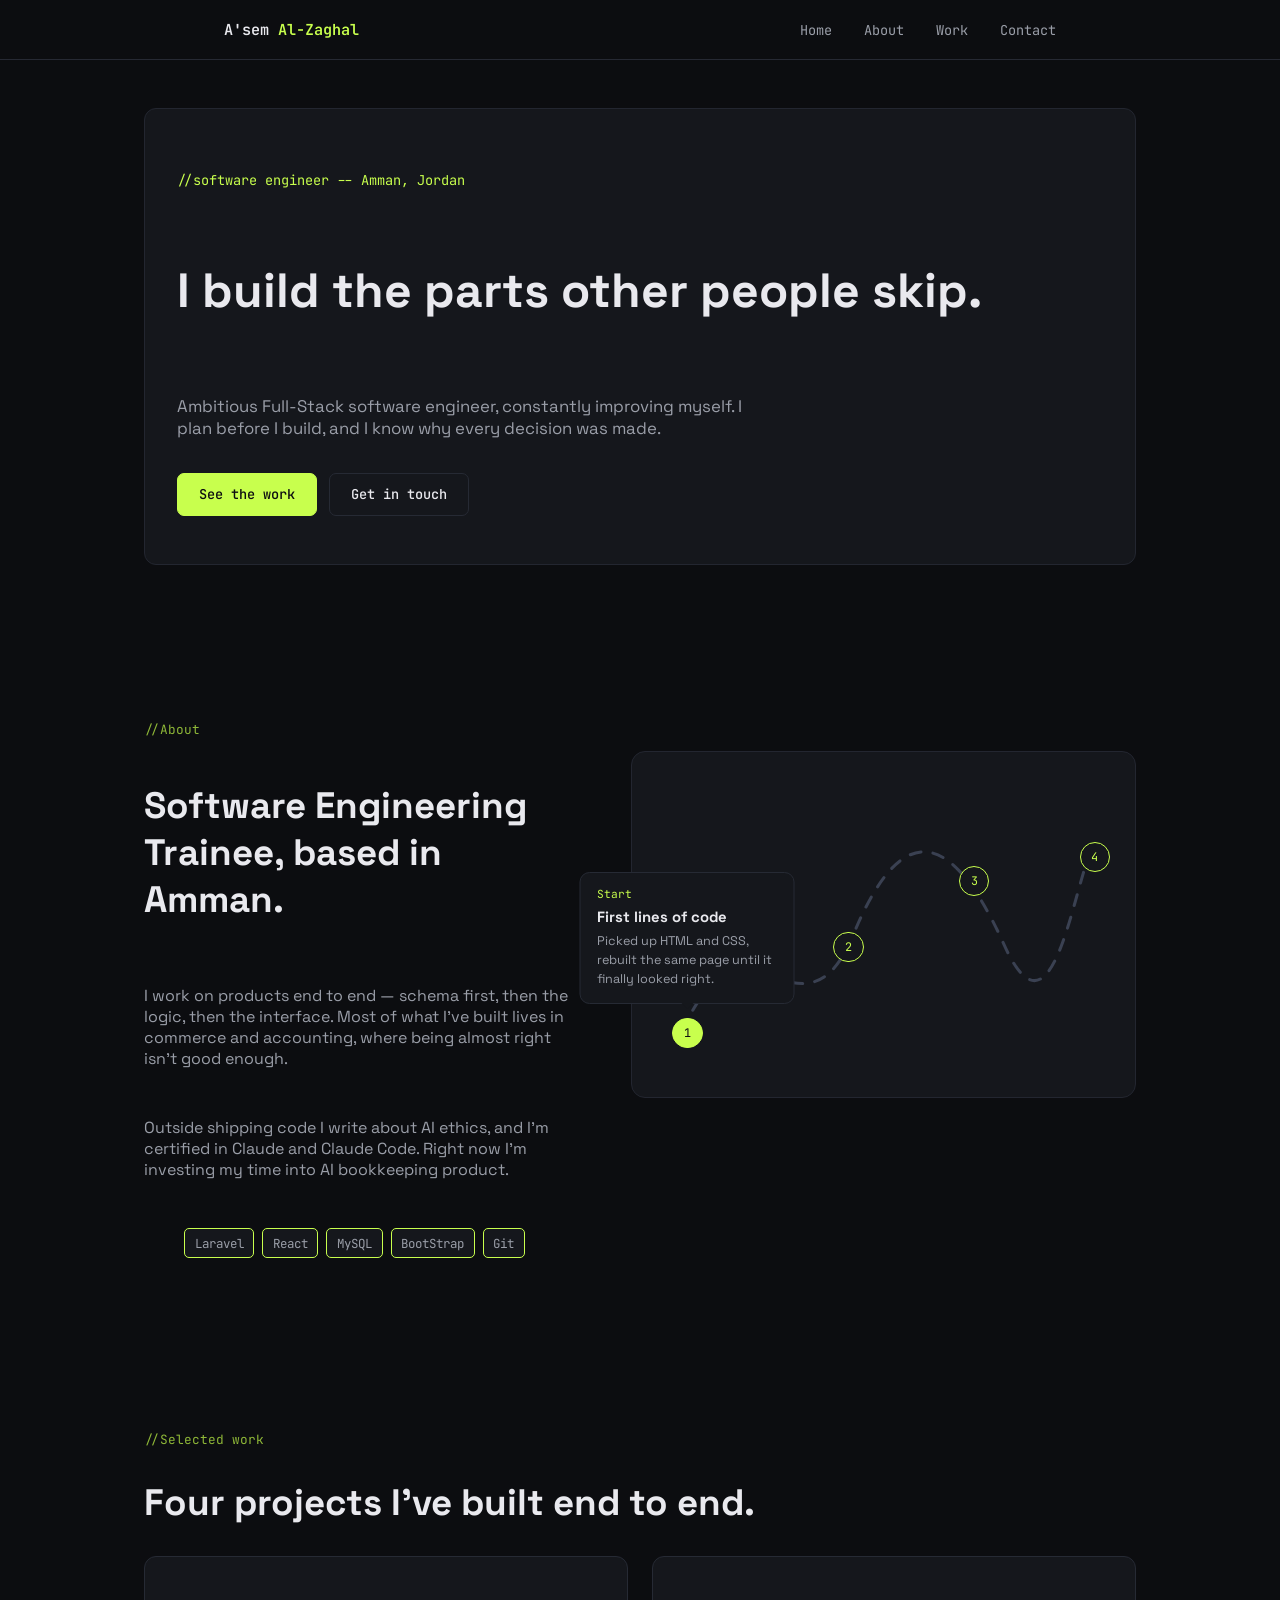
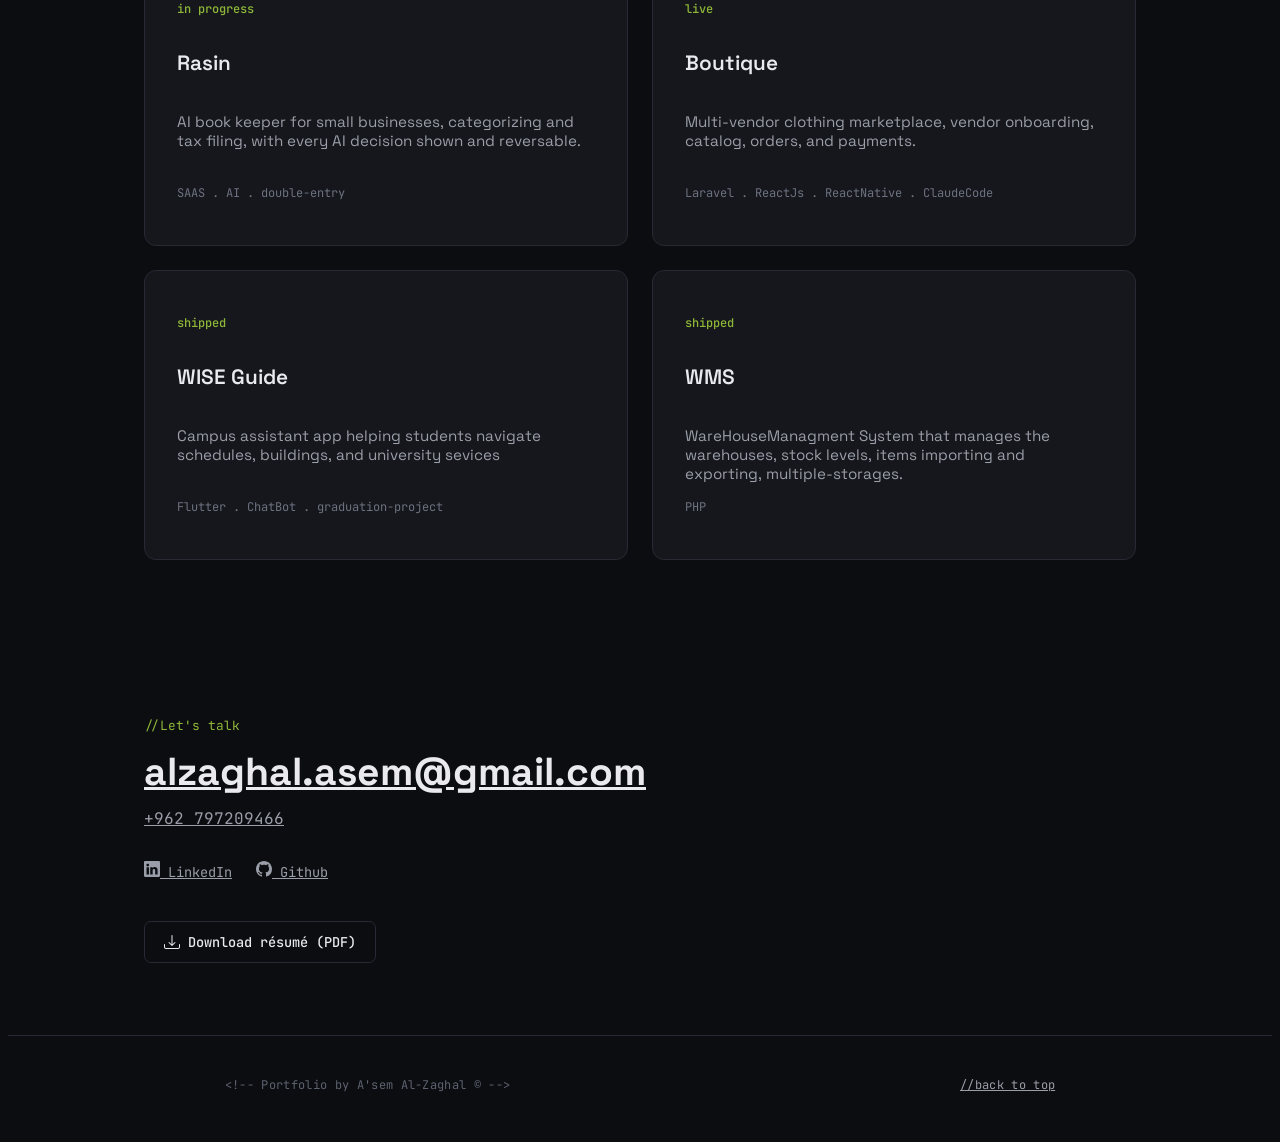
<file: index.html>
<!DOCTYPE html>
<html lang="en">
<head>
    <meta charset="UTF-8">
    <meta name="viewport" content="width=device-width, initial-scale=1.0">
    
    <link rel="preconnect" href="https://fonts.googleapis.com">
    <link rel="preconnect" href="https://fonts.gstatic.com" crossorigin>
    <link href="https://fonts.googleapis.com/css2?family=JetBrains+Mono:ital,wght@0,100..800;1,100..800&family=Space+Grotesk:wght@300..700&display=swap" rel="stylesheet">

    <link rel="stylesheet" href="code/style.css">
    <title>A'sem Al-Zaghal -- Portfolio</title>
</head>
<body>
    <nav id="navbar">
    <!--Name Logo-->
        <a id="logo" href="#home">A'sem <span id="logo-part">Al-Zaghal</span></a>
    <!--Nav links-->    
        <ul id="nav-links">
            <li><a href="#home">Home</a></li>
            <li><a href="#about">About</a></li>
            <li><a href="#work">Work</a></li>
            <li><a href="#contact">Contact</a></li>
        </ul>
    </nav>
    
    <section id="home" class="section">
        <div class="wrap">
        <!--Future work <p>Click the code to break it open!</p> -->
        <div id="home-card">
            <p id="hero-label">//software engineer -- Amman, Jordan</p>
            <h1 id="hero-title">I build the parts other people skip.</h1>
            <p id="hero-desc">Ambitious Full-Stack software engineer, constantly improving myself. I plan before I build, and I know why every decision was made.</p>
        <!--home buttons-->
        <div id="home-buttons">
            <a id="btn-work" href="#work">See the work</a>
            <a id="btn-contact" href="#contact">Get in touch</a>
        </div>    
        </div>
        </div>
    </section>
    
    <section id="about" class="section">
        <div class="wrap">
        <p class="section-label">//About</p>
        <div id="about-grid">
            <div id="about-text">
                <h2 class="secondary-title">Software Engineering Trainee, based in Amman.</h2>
                <p id="about-desc-1">I work on products end to end — schema first, then the logic, then the interface. Most of what I've built lives in commerce and accounting, where being almost right isn't good enough.</p>

                <p id="about-desc-2">Outside shipping code I write about AI ethics, and I'm certified in Claude and Claude Code. Right now I'm investing my time into AI bookkeeping product.</p>

                <div id="skills-area">
                    <ul id="skills-list">
                        <li>Laravel</li>
                        <li>React</li>
                        <li>MySQL</li>
                        <li>BootStrap</li>
                        <li>Git</li>
                    </ul>
                </div>
            </div>
            <div id="journey-map">
                <svg class="route" viewBox="0 0 100 68" preserveAspectRatio="none" aria-hidden="true">
                <path d="M 10 55 C 22 28, 34 60, 44 36 S 64 16, 74 38 S 88 24, 92 18" />
                </svg>

                <div class="stop" id="journey-container-1">
                    <input type="radio" name="journey" id="stop-1" checked>
                    <label class="pin" for="stop-1">1</label>
                    <div class="card">
                            <p class="card-title">Start</p>
                            <p class="card-subtitle">First lines of code</p>
                            <p class="card-desc">Picked up HTML and CSS, rebuilt the same page until it finally looked right.</p>
                    </div>
                </div>

                 <div class="stop" id="journey-container-2">
                    <input type="radio" name="journey" id="stop-2">
                    <label class="pin" for="stop-2">2</label>
                    <div class="card">
                            <p class="card-title">University</p>
                            <p class="card-subtitle">WiseGuide</p>
                            <p class="card-desc">Graduation project — a campus assistant app built with a real user base in mind.</p>
                    </div>
                </div>

                <div class="stop" id="journey-container-3">
                    <input type="radio" name="journey" id="stop-3">
                    <label class="pin" for="stop-3">3</label>
                    <div class="card">
                            <p class="card-title">AI Agent</p>
                            <p class="card-subtitle">Mastering Claude Code</p>
                            <p class="card-desc">Got 2 certificates from Anthropic on Claude AI, Claude Code, and still learning.</p>
                    </div>
                </div>

                <div class="stop" id="journey-container-4">
                    <input type="radio" name="journey" id="stop-4">
                    <label class="pin" for="stop-4">4</label>
                    <div class="card">
                            <p class="card-title">Now</p>
                            <p class="card-subtitle">Training @ Orange</p>
                            <p class="card-desc">Training as a full-stack engineer at Orange Coding Academy--while working on my SaaS</p>
                    </div>
                </div>

            </div>
        </div>
        </div>
    </section>

<!--Projects Area-->
    <section id="work" class="section">
        <div class="wrap">
        <p class="section-label">//Selected work</p>
        <h2 class="secondary-title">Four projects I’ve built end to end.</h2>
        <div id="projects-container">
        <!--Project Rasin-->
            <a class="project-link" href="https://ai-rasin.com/" target="_blank">
            <div class="project-card">
                <p class="status-label">in progress</p>
                <h3 class="project-name">Rasin</h3>
                <p class="project-description">AI book keeper for small businesses, categorizing and tax filing, with every AI decision shown and reversable.</p>
                <p class="tech-stack">SAAS    .    AI    .    double-entry</p>
            </div>
            </a>

            <!--Project Boutique-->
            <a class="project-link" href="https://boutique-xi-nine.vercel.app/" target="_blank">
            <div class="project-card">
                <p class="status-label">live</p>
                <h3 class="project-name">Boutique</h3>
                <p class="project-description">Multi-vendor clothing marketplace, vendor onboarding, catalog, orders, and payments.</p>
                <p class="tech-stack">Laravel    .    ReactJs    .    ReactNative    .    ClaudeCode</p>
            </div>
            </a>

            <!--Project WISE Guide-->
            <a class="project-link" href="https://github.com/MrAsemZ/WISE-Guide.git" target="_blank">
            <div class="project-card">
                <p class="status-label">shipped</p>
                <h3 class="project-name">WISE Guide</h3>
                <p class="project-description">Campus assistant app helping students navigate schedules, buildings, and university sevices</p>
                <p class="tech-stack">Flutter    .    ChatBot    .    graduation-project</p>
            </div>
            </a>

            <!--Project WMS-->
            <a class="project-link" href="https://github.com/MrAsemZ/WMS.git" target="_blank">
            <div class="project-card">
                <p class="status-label">shipped</p>
                <h3 class="project-name">WMS</h3>
                <p class="project-description">WareHouseManagment System that manages the warehouses, stock levels, items importing and exporting, multiple-storages.</p>
                <p class="tech-stack">PHP</p>
            </div>
            </a>
        </div>
        </div>
    </section>
    
    <section id="contact" class="section">
        <div class="wrap">
        <p class="section-label">//Let's talk</p>
        <a id="email-link" href="mailto:alzaghal.asem@gmail.com">alzaghal.asem@gmail.com</a>
        <a class="phone-link" href="tel:+962797209466">+962 797209466</a>

        <div id="social-row">

        <a class="social-link" href="https://www.linkedin.com/in/asem-al-zaghal/" target="_blank">
            <svg xmlns="http://www.w3.org/2000/svg" width="16" height="16" fill="currentColor" class="bi bi-linkedin" viewBox="0 0 16 16">
            <path d="M0 1.146C0 .513.526 0 1.175 0h13.65C15.474 0 16 .513 16 1.146v13.708c0 .633-.526 1.146-1.175 1.146H1.175C.526 16 0 15.487 0 14.854zm4.943 12.248V6.169H2.542v7.225zm-1.2-8.212c.837 0 1.358-.554 1.358-1.248-.015-.709-.52-1.248-1.342-1.248S2.4 3.226 2.4 3.934c0 .694.521 1.248 1.327 1.248zm4.908 8.212V9.359c0-.216.016-.432.08-.586.173-.431.568-.878 1.232-.878.869 0 1.216.662 1.216 1.634v3.865h2.401V9.25c0-2.22-1.184-3.252-2.764-3.252-1.274 0-1.845.7-2.165 1.193v.025h-.016l.016-.025V6.169h-2.4c.03.678 0 7.225 0 7.225z"/>
            </svg>
            LinkedIn
        </a>
        <a class="social-link" href="https://github.com/MrAsemZ" target="_blank">
            <svg xmlns="http://www.w3.org/2000/svg" width="16" height="16" fill="currentColor" class="bi bi-github" viewBox="0 0 16 16">
            <path d="M8 0C3.58 0 0 3.58 0 8c0 3.54 2.29 6.53 5.47 7.59.4.07.55-.17.55-.38 0-.19-.01-.82-.01-1.49-2.01.37-2.53-.49-2.69-.94-.09-.23-.48-.94-.82-1.13-.28-.15-.68-.52-.01-.53.63-.01 1.08.58 1.23.82.72 1.21 1.87.87 2.33.66.07-.52.28-.87.51-1.07-1.78-.2-3.64-.89-3.64-3.95 0-.87.31-1.59.82-2.15-.08-.2-.36-1.02.08-2.12 0 0 .67-.21 2.2.82.64-.18 1.32-.27 2-.27s1.36.09 2 .27c1.53-1.04 2.2-.82 2.2-.82.44 1.1.16 1.92.08 2.12.51.56.82 1.27.82 2.15 0 3.07-1.87 3.75-3.65 3.95.29.25.54.73.54 1.48 0 1.07-.01 1.93-.01 2.2 0 .21.15.46.55.38A8.01 8.01 0 0 0 16 8c0-4.42-3.58-8-8-8"/>
            </svg>
            Github
        </a>

        </div>

        <a id="resume-link" href="docs\Asem_AlZaghal_CV.pdf" target="_blank" download>
            <svg xmlns="http://www.w3.org/2000/svg" width="16" height="16" fill="currentColor" class="bi bi-download" viewBox="0 0 16 16">
            <path d="M.5 9.9a.5.5 0 0 1 .5.5v2.5a1 1 0 0 0 1 1h12a1 1 0 0 0 1-1v-2.5a.5.5 0 0 1 1 0v2.5a2 2 0 0 1-2 2H2a2 2 0 0 1-2-2v-2.5a.5.5 0 0 1 .5-.5"/>
            <path d="M7.646 11.854a.5.5 0 0 0 .708 0l3-3a.5.5 0 0 0-.708-.708L8.5 10.293V1.5a.5.5 0 0 0-1 0v8.793L5.354 8.146a.5.5 0 1 0-.708.708z"/>
            </svg>
            Download résumé (PDF)
        </a>

        </div>
    </section>

    <footer id="footer">
        <div id="footer-wrap">
        <p class="footer-content">&lt;!-- Portfolio by A'sem Al-Zaghal &copy; --&gt;</p>
        <a id="footer-link" href="#home">//back to top</a>
        </div>
    </footer>
<!------------------------------------------>
<!----This Portfolio was designed & made---->
<!------------by A'sem Al-Zaghal------------>
<!------------------------------------------>
</body>
</html>
</file>
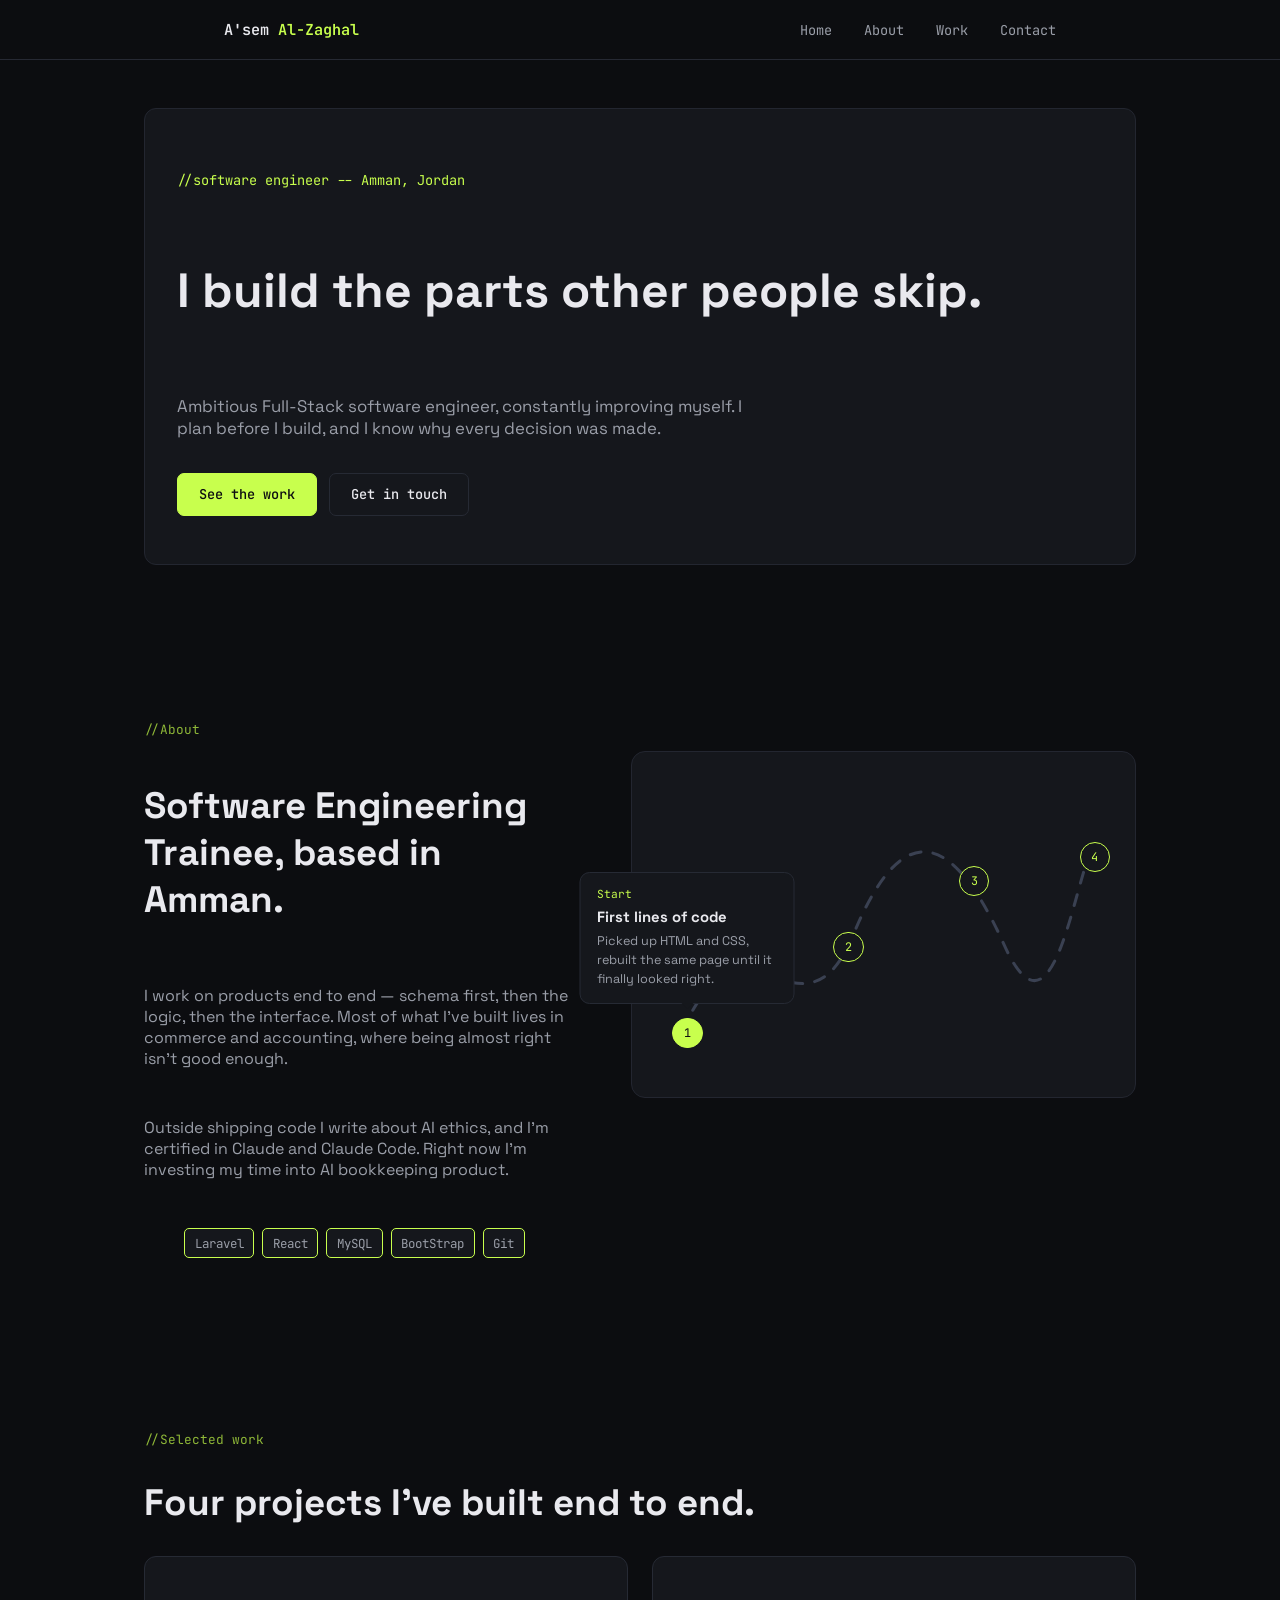
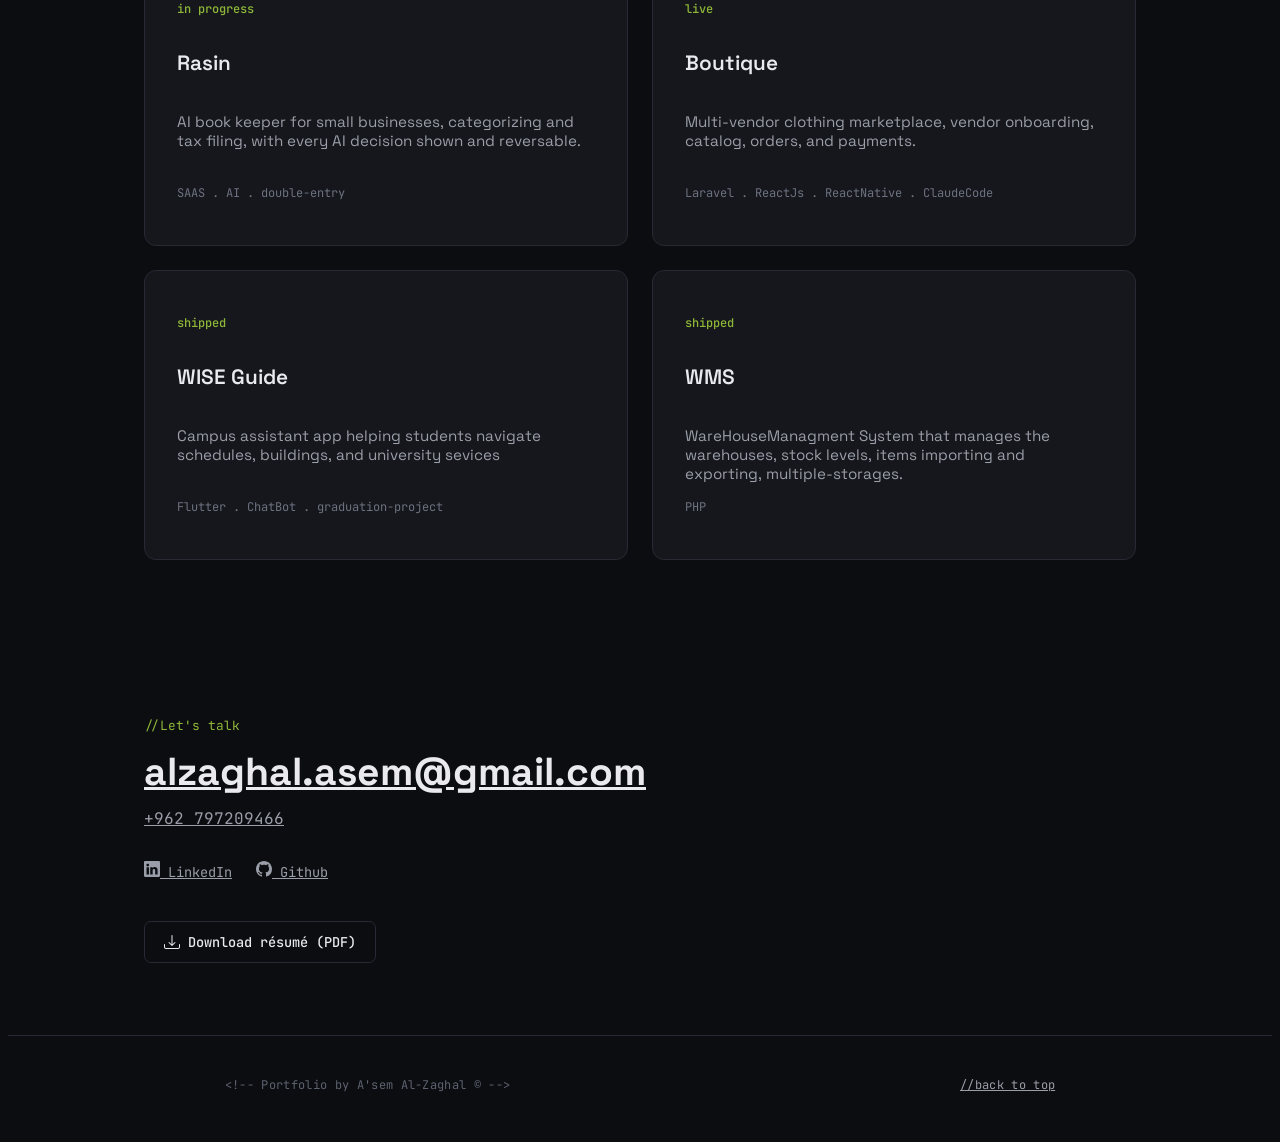
<file: code/index.html>
<!DOCTYPE html>
<html lang="en">
<head>
    <meta charset="UTF-8">
    <meta name="viewport" content="width=device-width, initial-scale=1.0">
    
    <link rel="preconnect" href="https://fonts.googleapis.com">
    <link rel="preconnect" href="https://fonts.gstatic.com" crossorigin>
    <link href="https://fonts.googleapis.com/css2?family=JetBrains+Mono:ital,wght@0,100..800;1,100..800&family=Space+Grotesk:wght@300..700&display=swap" rel="stylesheet">

    <link rel="stylesheet" href="style.css">
    <title>A'sem Al-Zaghal -- Portfolio</title>
</head>
<body>
    <nav id="navbar">
    <!--Name Logo-->
        <a id="logo" href="#home">A'sem <span id="logo-part">Al-Zaghal</span></a>
    <!--Nav links-->    
        <ul id="nav-links">
            <li><a href="#home">Home</a></li>
            <li><a href="#about">About</a></li>
            <li><a href="#work">Work</a></li>
            <li><a href="#contact">Contact</a></li>
        </ul>
    </nav>
    
    <section id="home" class="section">
        <div class="wrap">
        <!--Future work <p>Click the code to break it open!</p> -->
        <div id="home-card">
            <p id="hero-label">//software engineer -- Amman, Jordan</p>
            <h1 id="hero-title">I build the parts other people skip.</h1>
            <p id="hero-desc">Ambitious Full-Stack software engineer, constantly improving myself. I plan before I build, and I know why every decision was made.</p>
        <!--home buttons-->
        <div id="home-buttons">
            <a id="btn-work" href="#work">See the work</a>
            <a id="btn-contact" href="#contact">Get in touch</a>
        </div>    
        </div>
        </div>
    </section>
    
    <section id="about" class="section">
        <div class="wrap">
        <p class="section-label">//About</p>
        <div id="about-grid">
            <div id="about-text">
                <h2 class="secondary-title">Software Engineering Trainee, based in Amman.</h2>
                <p id="about-desc-1">I work on products end to end — schema first, then the logic, then the interface. Most of what I've built lives in commerce and accounting, where being almost right isn't good enough.</p>

                <p id="about-desc-2">Outside shipping code I write about AI ethics, and I'm certified in Claude and Claude Code. Right now I'm investing my time into AI bookkeeping product.</p>

                <div id="skills-area">
                    <ul id="skills-list">
                        <li>Laravel</li>
                        <li>React</li>
                        <li>MySQL</li>
                        <li>BootStrap</li>
                        <li>Git</li>
                    </ul>
                </div>
            </div>
            <div id="journey-map">
                <svg class="route" viewBox="0 0 100 68" preserveAspectRatio="none" aria-hidden="true">
                <path d="M 10 55 C 22 28, 34 60, 44 36 S 64 16, 74 38 S 88 24, 92 18" />
                </svg>

                <div class="stop" id="journey-container-1">
                    <input type="radio" name="journey" id="stop-1" checked>
                    <label class="pin" for="stop-1">1</label>
                    <div class="card">
                            <p class="card-title">Start</p>
                            <p class="card-subtitle">First lines of code</p>
                            <p class="card-desc">Picked up HTML and CSS, rebuilt the same page until it finally looked right.</p>
                    </div>
                </div>

                 <div class="stop" id="journey-container-2">
                    <input type="radio" name="journey" id="stop-2">
                    <label class="pin" for="stop-2">2</label>
                    <div class="card">
                            <p class="card-title">University</p>
                            <p class="card-subtitle">WiseGuide</p>
                            <p class="card-desc">Graduation project — a campus assistant app built with a real user base in mind.</p>
                    </div>
                </div>

                <div class="stop" id="journey-container-3">
                    <input type="radio" name="journey" id="stop-3">
                    <label class="pin" for="stop-3">3</label>
                    <div class="card">
                            <p class="card-title">AI Agent</p>
                            <p class="card-subtitle">Mastering Claude Code</p>
                            <p class="card-desc">Got 2 certificates from Anthropic on Claude AI, Claude Code, and still learning.</p>
                    </div>
                </div>

                <div class="stop" id="journey-container-4">
                    <input type="radio" name="journey" id="stop-4">
                    <label class="pin" for="stop-4">4</label>
                    <div class="card">
                            <p class="card-title">Now</p>
                            <p class="card-subtitle">Training @ Orange</p>
                            <p class="card-desc">Training as a full-stack engineer at Orange Coding Academy--while working on my SaaS</p>
                    </div>
                </div>

            </div>
        </div>
        </div>
    </section>

<!--Projects Area-->
    <section id="work" class="section">
        <div class="wrap">
        <p class="section-label">//Selected work</p>
        <h2 class="secondary-title">Four projects I’ve built end to end.</h2>
        <div id="projects-container">
        <!--Project Rasin-->
            <a class="project-link" href="https://ai-rasin.com/" target="_blank">
            <div class="project-card">
                <p class="status-label">in progress</p>
                <h3 class="project-name">Rasin</h3>
                <p class="project-description">AI book keeper for small businesses, categorizing and tax filing, with every AI decision shown and reversable.</p>
                <p class="tech-stack">SAAS    .    AI    .    double-entry</p>
            </div>
            </a>

            <!--Project Boutique-->
            <a class="project-link" href="https://boutique-xi-nine.vercel.app/" target="_blank">
            <div class="project-card">
                <p class="status-label">live</p>
                <h3 class="project-name">Boutique</h3>
                <p class="project-description">Multi-vendor clothing marketplace, vendor onboarding, catalog, orders, and payments.</p>
                <p class="tech-stack">Laravel    .    ReactJs    .    ReactNative    .    ClaudeCode</p>
            </div>
            </a>

            <!--Project WISE Guide-->
            <a class="project-link" href="https://github.com/MrAsemZ/WISE-Guide.git" target="_blank">
            <div class="project-card">
                <p class="status-label">shipped</p>
                <h3 class="project-name">WISE Guide</h3>
                <p class="project-description">Campus assistant app helping students navigate schedules, buildings, and university sevices</p>
                <p class="tech-stack">Flutter    .    ChatBot    .    graduation-project</p>
            </div>
            </a>

            <!--Project WMS-->
            <a class="project-link" href="https://github.com/MrAsemZ/WMS.git" target="_blank">
            <div class="project-card">
                <p class="status-label">shipped</p>
                <h3 class="project-name">WMS</h3>
                <p class="project-description">WareHouseManagment System that manages the warehouses, stock levels, items importing and exporting, multiple-storages.</p>
                <p class="tech-stack">PHP</p>
            </div>
            </a>
        </div>
        </div>
    </section>
    
    <section id="contact" class="section">
        <div class="wrap">
        <p class="section-label">//Let's talk</p>
        <a id="email-link" href="mailto:alzaghal.asem@gmail.com">alzaghal.asem@gmail.com</a>
        <a class="phone-link" href="tel:+962797209466">+962 797209466</a>

        <div id="social-row">

        <a class="social-link" href="https://www.linkedin.com/in/asem-al-zaghal/" target="_blank">
            <svg xmlns="http://www.w3.org/2000/svg" width="16" height="16" fill="currentColor" class="bi bi-linkedin" viewBox="0 0 16 16">
            <path d="M0 1.146C0 .513.526 0 1.175 0h13.65C15.474 0 16 .513 16 1.146v13.708c0 .633-.526 1.146-1.175 1.146H1.175C.526 16 0 15.487 0 14.854zm4.943 12.248V6.169H2.542v7.225zm-1.2-8.212c.837 0 1.358-.554 1.358-1.248-.015-.709-.52-1.248-1.342-1.248S2.4 3.226 2.4 3.934c0 .694.521 1.248 1.327 1.248zm4.908 8.212V9.359c0-.216.016-.432.08-.586.173-.431.568-.878 1.232-.878.869 0 1.216.662 1.216 1.634v3.865h2.401V9.25c0-2.22-1.184-3.252-2.764-3.252-1.274 0-1.845.7-2.165 1.193v.025h-.016l.016-.025V6.169h-2.4c.03.678 0 7.225 0 7.225z"/>
            </svg>
            LinkedIn
        </a>
        <a class="social-link" href="https://github.com/MrAsemZ" target="_blank">
            <svg xmlns="http://www.w3.org/2000/svg" width="16" height="16" fill="currentColor" class="bi bi-github" viewBox="0 0 16 16">
            <path d="M8 0C3.58 0 0 3.58 0 8c0 3.54 2.29 6.53 5.47 7.59.4.07.55-.17.55-.38 0-.19-.01-.82-.01-1.49-2.01.37-2.53-.49-2.69-.94-.09-.23-.48-.94-.82-1.13-.28-.15-.68-.52-.01-.53.63-.01 1.08.58 1.23.82.72 1.21 1.87.87 2.33.66.07-.52.28-.87.51-1.07-1.78-.2-3.64-.89-3.64-3.95 0-.87.31-1.59.82-2.15-.08-.2-.36-1.02.08-2.12 0 0 .67-.21 2.2.82.64-.18 1.32-.27 2-.27s1.36.09 2 .27c1.53-1.04 2.2-.82 2.2-.82.44 1.1.16 1.92.08 2.12.51.56.82 1.27.82 2.15 0 3.07-1.87 3.75-3.65 3.95.29.25.54.73.54 1.48 0 1.07-.01 1.93-.01 2.2 0 .21.15.46.55.38A8.01 8.01 0 0 0 16 8c0-4.42-3.58-8-8-8"/>
            </svg>
            Github
        </a>

        </div>

        <a id="resume-link" href="C:\Users\Orange\Documents\Orange Projects\project-1\portfolio\docs\Asem_AlZaghal_CV.pdf" target="_blank" download>
            <svg xmlns="http://www.w3.org/2000/svg" width="16" height="16" fill="currentColor" class="bi bi-download" viewBox="0 0 16 16">
            <path d="M.5 9.9a.5.5 0 0 1 .5.5v2.5a1 1 0 0 0 1 1h12a1 1 0 0 0 1-1v-2.5a.5.5 0 0 1 1 0v2.5a2 2 0 0 1-2 2H2a2 2 0 0 1-2-2v-2.5a.5.5 0 0 1 .5-.5"/>
            <path d="M7.646 11.854a.5.5 0 0 0 .708 0l3-3a.5.5 0 0 0-.708-.708L8.5 10.293V1.5a.5.5 0 0 0-1 0v8.793L5.354 8.146a.5.5 0 1 0-.708.708z"/>
            </svg>
            Download résumé (PDF)
        </a>

        </div>
    </section>

    <footer id="footer">
        <div id="footer-wrap">
        <p class="footer-content">&lt;!-- Portfolio by A'sem Al-Zaghal &copy; --&gt;</p>
        <a id="footer-link" href="#home">//back to top</a>
        </div>
    </footer>
<!------------------------------------------>
<!----This Portfolio was designed & made---->
<!------------by A'sem Al-Zaghal------------>
<!------------------------------------------>
</body>
</html>
</file>
<file: code/style.css>
/*
general
*/
*{
    box-sizing: border-box; /*to ensure all are the same*/
        scroll-behavior: smooth;
}

/*
elements
*/

body {
    font-family: "Space Grotesk", sans-serif;
    font-size: 16px;
    color: #e9e9ee;
    background-color: #0c0d10;
}

ul{
    list-style: none;
}

/*
id's
*/

#navbar{
    position: fixed;

    z-index: 100;
    padding: 0 1.5rem;

    top: 0;
    right: 0;
    left: 0;

    width: 100%;
    height: 60px;
    border-bottom: 1px solid #262933;
    display: flex;
    justify-content: space-around;
    align-items: center;

    background-color: #0c0d10;
}

.section{
    padding: 4.5rem 0;
}

#home{
    padding-top: 100px;
}

#home-card{
    width: 100%;
    border-radius: 12px;
    border: 1px solid #232630;
    display: flex;
    flex-direction: column;
    justify-content: center;
    padding:3rem 2rem;
    gap: 1.1rem;

    background-color: #15171c;
}

#home-buttons{
    display: flex;
    gap: 0.8rem;
    align-items: center;
    flex-wrap: wrap;
}


#logo {
    font-family: "JetBrains Mono", monospace;
    font-size: 0.95rem;
    font-weight: 600;
    color: #e9e9ee;
    text-decoration: none;
}

#logo-part {
    font-family: "JetBrains Mono", monospace;
    font-size: 0.95rem;
    font-weight: 600;
    color: #c8ff4d;
}

#nav-links{
    display: flex;
    align-items: center;
    gap: 2rem;
    scroll-target-group: auto;/* when we go to that section it triggers the one below*/

}

#nav-links a:target-current{/*this gets triggered when we change sections*/
    color: #e9e9ee;
    background-size: 100% 1px;
}

#nav-links a {
    font-family: "JetBrains Mono", monospace;
    font-size: 0.85rem;
    color: #9a9ea8;
    text-decoration: none;
    padding-bottom: 3px;
    background-image: linear-gradient(#c8ff4d, #c8ff4d);/*makes background as image*/
    background-repeat: no-repeat;
    background-size: 0% 1px;/*to change with transition*/
    background-position: left bottom;
    transition: background-size 0.28s, color 0.2s ease;
}

#nav-links a:hover {
    color: #e9e9ee;
    background-size: 100% 1px;
}

#hero-label {
    font-family: "JetBrains Mono", monospace;
    font-size: 0.85rem;
    color: #c8ff4d;
}

#hero-title {
    font-family: "Space Grotesk", sans-serif;
    font-size: clamp(1.8rem, 5.2vw, 3rem);
    font-weight: 700;
    color: #e9e9ee;
}

#hero-desc {
    font-family: "Space Grotesk", sans-serif;
    font-size: 1.05rem;
    color: #9a9ea8;
    max-width: 52ch;
}

#btn-work,
#btn-contact {
    font-family: "JetBrains Mono", monospace;
    font-size: 0.85rem;
    font-weight: 500;
    border-radius: 7px;
    text-decoration: none;
    padding: 0.7rem 1.3rem;

    transition: 0.2s ease;
}

#btn-work{
    background: #c8ff4d;
    color: #0c0d10;
    border: 1px solid #c8ff4d;

    background-color: #c8ff4d;
}

#btn-contact{
    background: transparent;
    color: #e9e9ee;
    border: 1px solid #262a34;
}

#btn-work:hover {
    background: transparent;
    border-color: #262a34;
    color: #e9e9ee;
}

#btn-contact:hover {
    background: #c8ff4d;
    border-color: #c8ff4d;
    color: #0c0d10;
}

#about-grid{
    display: grid;
    grid-template-columns: minmax(0, 1fr) minmax(0, 1.15fr);
    gap: 3rem;
    align-items: start;
}



#about-text{
    display: flex;
    flex-direction: column;
    gap: 1rem;
}

#about-desc-1,
#about-desc-2 {
    font-family: "Space Grotesk", sans-serif;
    font-size: 1rem;
    color: #9a9ea8;
}

#skills-list{
    display: flex;
    flex-direction: row;
    align-items: center;
    gap: 0.5rem;

    flex-wrap: wrap;
}

#skills-list li {
    font-family: "JetBrains Mono", monospace;
    font-size: 0.78rem;
    color: #9a9ea8;
    border-radius: 5px;
    border:1px solid #c8ff4d;
    padding: 0.35rem 0.6rem;
    background-color:#15171c;
}

#email-link {
    font-family: "Space Grotesk", sans-serif;
    font-size: clamp(1.5rem, 1.8vw + 1rem, 2.8rem);
    font-weight: 700;
    color: #e9e9ee;

    transition: color 0.2s ease;
}

#email-link:hover {
    color: #c8ff4d;
}

#resume-link {
    display: inline-flex;
    align-items: center;
    gap: 0.5rem;

    margin-top: 2.5rem;
    padding: 0.7rem 1.2rem;

    font-family: "JetBrains Mono", monospace;
    font-size: 0.85rem;
    font-weight: 500;

    color: #e9e9ee;
    text-decoration: none;

    border: 1px solid #262a34;
    border-radius: 7px;

    transition: 0.2s ease;
}

#resume-link:hover {
    background: #c8ff4d;
    border-color: #c8ff4d;
    color: #0c0d10;
}

#footer-link {
    font-family: "JetBrains Mono", monospace;
    font-size: 0.75rem;
    color: #9a9ea8;
}

#footer-link:hover {
    color: #c8ff4d;
}

/*
classes
*/

.wrap{
    width: 100%;
    max-width: 1040px;
    margin: 0 auto;
    padding: 0 1.5rem;
}

#footer-wrap{
    display: flex;
    flex-direction: row;
    justify-content: space-around;
    align-items: center;
    gap: 1rem;
    flex-wrap: wrap;
    

    
}

.section-label {
    font-family: "JetBrains Mono", monospace;
    font-size: 0.8rem;
    color: #8fb838;
}

.secondary-title{
    font-family: "Space Grotesk", sans-serif;
    font-size: clamp(1.6rem, 3vw + 1rem, 2.3rem);
    font-weight: 700;
    color: #e9e9ee;

}

#projects-container{
    display: grid;
    grid-template-columns: repeat(2, 1fr);
    gap: 1.5rem;
}

.project-name {
    font-family: "Space Grotesk", sans-serif;
    font-size: 1.3rem;
    font-weight: 600;
    color: #e9e9ee;
}

.status-label {
    font-family: "JetBrains Mono", monospace;
    font-size: 0.75rem;
    font-weight: 500;
    color: #8fb838;
}

.project-card{
    width: auto;
    min-height: 290px;
    border-radius: 12px;
    border:1px solid #262a34;
    padding: 2rem;
    display: flex;
    flex-direction: column;

    background-color: #15171c;

    transition: color 0.2s ease;
}

.project-card:hover{
    border-color: #c8ff4d;
}

.project-description {
    font-family: "Space Grotesk", sans-serif;
    font-size: 0.95rem;
    color: #9a9ea8;
}

.project-link{
    text-decoration: none;
    color: inherit;
}

.tech-stack {
    font-family: "JetBrains Mono", monospace;
    font-size: 0.75rem;
    color: #6d7280;
    margin-top: auto;
}

.phone-link {
    display: block;
    margin-top: 0.75rem;
    font-family: "JetBrains Mono", monospace;
    font-size: 1rem;
    color: #9a9ea8;

    transition: color 0.2s ease;
}

.phone-link:hover {
    color: #c8ff4d;
}

#social-row{
    display: flex;
    align-items: center;
    gap: 1.5rem;
    margin-top:2rem;
}

.social-link {
    font-family: "JetBrains Mono", monospace;
    font-size: 0.85rem;
    color: #9a9ea8;

    transition: color 0.2s ease;
}

.social-link:hover {
    color: #c8ff4d;
}

.social-link svg{
    width: 16px;
    height: 16px;
}

#footer{
    padding: 1.8rem 0;
    border-top: 1px solid #262933;
    letter-spacing: 0.02em;

}

#footer-link:hover {
    color: #c8ff4d;
}

.footer-content {
    font-family: "JetBrains Mono", monospace;
    font-size: 0.75rem;
    color: #5c6270;
}

@media (max-width: 820px){
    #about-grid{
        grid-template-columns: 1fr;
        gap: 2.5rem;
    }
}





/* JOURNEY MAP STUFF*/


.route{
       position:absolute;
       inset:0;/* ITS EQUAT TO TOP, BOTTOM, LEFT, RIGHT = 0;**/
       width:100%;
       height:100%;
    }
.route path{
    fill:none;/*TO REMOVE THE BACKGROUND*/
    stroke:#3a4152; /*OUTLINE COLOR*/
    stroke-width:.6; /*OUTLINE WIDTH*/
    stroke-dasharray:2.2 2.4; /*LINE LENGTH 2.2*** GAPS 2.4*/
    stroke-linecap:round;/*SIMILAR TO BORDER-RADIUS*/
}

#journey-map{
    width: 100%;
    aspect-ratio: 16/11;
    border-radius: 14px;
    border: 1px solid #232630;

    background-color: #15171c;

    position: relative;
}
/*size is : viewBox="0 0 100 68"*/
#journey-container-1{
    left: 8%;
    top: 77%;
}

#journey-container-2{
    left: 40%;
    top: 52%;
}

#journey-container-3{
    left: 65%;
    top: 33%;
}

#journey-container-4{
    left: 89%;
    top: 26%;
}

.stop{
    position: absolute;
    z-index: 3;
}

/* hide the radio but keep it in the DOM so :checked still works */
.stop input[type="radio"]{
    position: absolute;
    opacity: 0;
    width: 1px;
    height: 1px;
}

.pin{
    display: flex;
    align-items: center;
    justify-content: center;
    width: 1.9rem;
    height: 1.9rem;
    border-radius: 50%;
    background: #15171c;
    border: 1.5px solid #c8ff4d;
    color: #c8ff4d;
    font-family: "JetBrains Mono", monospace;
    font-size: 0.74rem;
    position: relative;
    z-index: 2;
    transition: background 0.18s ease, color 0.18s ease;
}

.pin:hover{
    background: #c8ff4d;
    color: #0c0d10;
}

/* selected pin stays filled */
.stop input[type="radio"]:checked ~ .pin{
    background: #c8ff4d;
    color: #0c0d10;
}




.card{
    position: absolute;
    bottom: calc(100% + 14px);   /* sits above the pin, with a 14px gap */
    left: 50%;
    transform: translate(-50%, 6px);  /* centered horizontally, nudged down 6px */
    width: 215px;
    background: #15171c;
    border: 1px solid #262a34;
    border-radius: 10px;
    padding: 0.9rem 1rem;
    z-index: 5;

    opacity: 0;
    transition: opacity 0.18s ease, transform 0.18s ease;
}

/* the little triangle pointing down at the pin */
.card::after{/*::after- adds new content in card that does not exit in html*/
    content: "";/*nessisary for ::after to work*/
    position: absolute;
    top: 100%;
    left: 50%;
    transform: translateX(-50%);/*move on x*/
    border: 6px solid transparent;
    border-top-color: #15171c;
}

/* reveal: fade in and slide up into place */
.stop input[type="radio"]:checked ~ .card{
    opacity: 1;
    transform: translate(-50%, 0);/*move left to its 50% width,, 0 move vertical*/
}

/* selected stop floats above the others */
.stop:has(input[type="radio"]:checked){
    z-index: 20;
}

/*card content*/
.card-title{
    font-family: "JetBrains Mono", monospace;
    font-size: 0.7rem;
    color: #c8ff4d;
    margin: 0 0 0.35rem;
}

.card-subtitle{
    font-family: "Space Grotesk", sans-serif;
    font-size: 0.93rem;
    font-weight: 700;
    color: #e9e9ee;
    margin: 0 0 0.35rem;
}

.card-desc{
    font-family: "Space Grotesk", sans-serif;
    font-size: 0.79rem;
    line-height: 1.5;
    color: #9a9ea8;
    margin: 0;
}


/**
General responsive design


**/


/* PHONE */
@media (max-width: 600px) {
    .card{
        width: 160px;
    }
    #journey-container-1 .card{
        left: 0;
        transform: translate(0, 0);
    }
    #journey-container-4 .card{
        left: auto;
        right: 0;
        transform: translate(0, 0);
    }
}



/*Projects part*/
@media (max-width: 700px){
    #projects-container{
        grid-template-columns: 1fr;
    }
}

/* Navbar part*/
@media (max-width: 700px){
    #navbar{
        padding: 0 1rem;
    }
    #nav-links{
        gap: 1rem;
    }

}

/*Navbar and logo on small phones*/
@media (max-width: 500px) {
    #logo {
        font-size: 0.8rem;
    }

    #logo-part {
        font-size: 0.8rem;
    }

    #nav-links {
        gap: 0.7rem;
    }

    #nav-links a {
        font-size: 0.7rem;
    }
}

/* hero part */
@media (max-width: 600px){
    #home-card{
        padding: 2rem 1.25rem;
    }
}

/*section vertical spaces*/
@media (max-width: 600px){
    .section{
        padding: 3rem 0;
    }
}

/*home distance from nav*/
@media (max-width: 600px) {
    #home {
        padding-top: 80px;
    }
}

/*footer wrap*/
@media (max-width: 500px) {
    #footer-wrap {
        flex-direction: column;
        text-align: center;
    }
}
</file>
